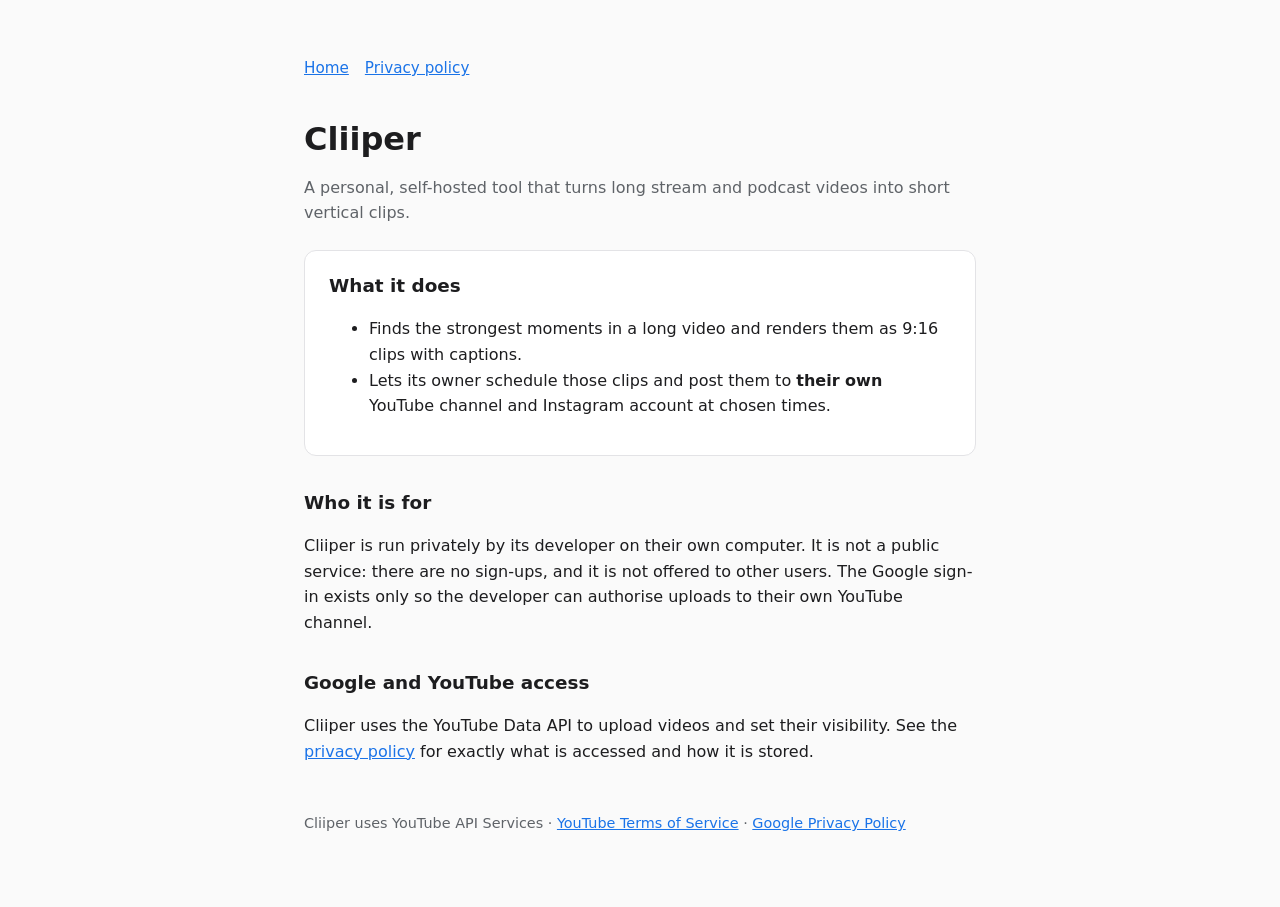
<file: index.html>
<!doctype html>
<html lang="en">
<head>
  <meta charset="utf-8">
  <meta name="viewport" content="width=device-width, initial-scale=1">
  <title>Cliiper</title>
  <meta name="description" content="Cliiper is a personal, self-hosted tool that turns long videos into short vertical clips and posts them to the owner's own channels.">
  <link rel="stylesheet" href="style.css">
</head>
<body>
<main>
  <nav><a href="./">Home</a><a href="privacy.html">Privacy policy</a></nav>
  <h1>Cliiper</h1>
  <p class="lede">A personal, self-hosted tool that turns long stream and podcast videos into short vertical clips.</p>

  <div class="card">
    <h2 style="margin-top:0">What it does</h2>
    <ul>
      <li>Finds the strongest moments in a long video and renders them as 9:16 clips with captions.</li>
      <li>Lets its owner schedule those clips and post them to <strong>their own</strong> YouTube channel and Instagram account at chosen times.</li>
    </ul>
  </div>

  <h2>Who it is for</h2>
  <p>Cliiper is run privately by its developer on their own computer. It is not a public service: there are no
  sign-ups, and it is not offered to other users. The Google sign-in exists only so the developer can authorise
  uploads to their own YouTube channel.</p>

  <h2>Google and YouTube access</h2>
  <p>Cliiper uses the YouTube Data API to upload videos and set their visibility. See the
  <a href="privacy.html">privacy policy</a> for exactly what is accessed and how it is stored.</p>

  <footer>Cliiper uses YouTube API Services · <a href="https://www.youtube.com/t/terms">YouTube Terms of Service</a> ·
  <a href="https://policies.google.com/privacy">Google Privacy Policy</a></footer>
</main>
</body>
</html>
</file>
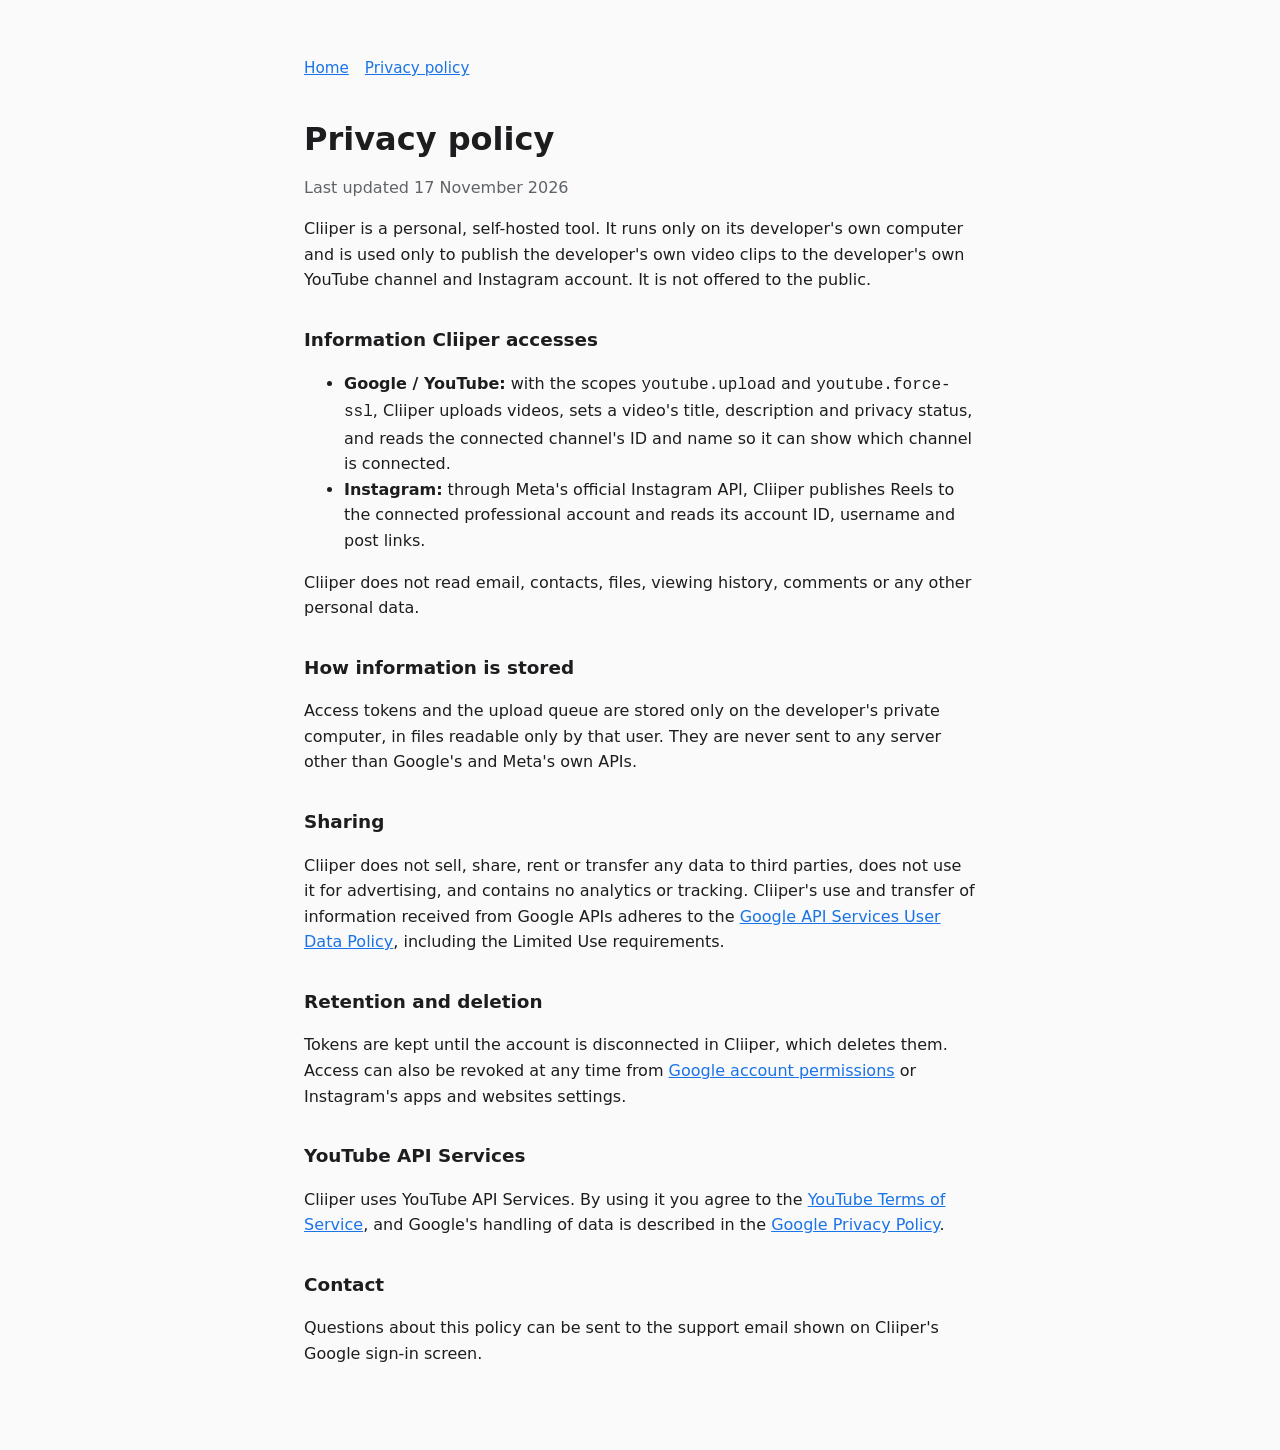
<file: privacy.html>
<!doctype html>
<html lang="en">
<head>
  <meta charset="utf-8">
  <meta name="viewport" content="width=device-width, initial-scale=1">
  <title>Privacy policy · Cliiper</title>
  <link rel="stylesheet" href="style.css">
</head>
<body>
<main>
  <nav><a href="./">Home</a><a href="privacy.html">Privacy policy</a></nav>
  <h1>Privacy policy</h1>
  <p class="meta">Last updated 17 November 2026</p>

  <p>Cliiper is a personal, self-hosted tool. It runs only on its developer's own computer and is used only to
  publish the developer's own video clips to the developer's own YouTube channel and Instagram account.
  It is not offered to the public.</p>

  <h2>Information Cliiper accesses</h2>
  <ul>
    <li><strong>Google / YouTube:</strong> with the scopes <code>youtube.upload</code> and <code>youtube.force-ssl</code>,
      Cliiper uploads videos, sets a video's title, description and privacy status, and reads the connected
      channel's ID and name so it can show which channel is connected.</li>
    <li><strong>Instagram:</strong> through Meta's official Instagram API, Cliiper publishes Reels to the connected
      professional account and reads its account ID, username and post links.</li>
  </ul>
  <p>Cliiper does not read email, contacts, files, viewing history, comments or any other personal data.</p>

  <h2>How information is stored</h2>
  <p>Access tokens and the upload queue are stored only on the developer's private computer, in files readable
  only by that user. They are never sent to any server other than Google's and Meta's own APIs.</p>

  <h2>Sharing</h2>
  <p>Cliiper does not sell, share, rent or transfer any data to third parties, does not use it for advertising,
  and contains no analytics or tracking. Cliiper's use and transfer of information received from Google APIs
  adheres to the <a href="https://developers.google.com/terms/api-services-user-data-policy">Google API Services
  User Data Policy</a>, including the Limited Use requirements.</p>

  <h2>Retention and deletion</h2>
  <p>Tokens are kept until the account is disconnected in Cliiper, which deletes them. Access can also be revoked at
  any time from <a href="https://myaccount.google.com/permissions">Google account permissions</a> or Instagram's
  apps and websites settings.</p>

  <h2>YouTube API Services</h2>
  <p>Cliiper uses YouTube API Services. By using it you agree to the
  <a href="https://www.youtube.com/t/terms">YouTube Terms of Service</a>, and Google's handling of data is described in
  the <a href="https://policies.google.com/privacy">Google Privacy Policy</a>.</p>

  <h2>Contact</h2>
  <p>Questions about this policy can be sent to the support email shown on Cliiper's Google sign-in screen.</p>
</main>
</body>
</html>
</file>
<file: style.css>
:root { color-scheme: light dark; --fg: #1d1d1f; --muted: #5f6368; --bg: #fafafa; --card: #fff; --line: #e3e3e6; }
@media (prefers-color-scheme: dark) { :root { --fg: #f1f1f3; --muted: #a0a3a8; --bg: #141416; --card: #1d1d20; --line: #2c2c31; } }
* { box-sizing: border-box; }
body { margin: 0; font: 16px/1.6 system-ui, -apple-system, "Segoe UI", sans-serif; color: var(--fg); background: var(--bg); }
main { max-width: 720px; margin: 0 auto; padding: 56px 24px 72px; }
h1 { font-size: 2rem; line-height: 1.2; margin: 0 0 8px; }
h2 { font-size: 1.15rem; margin: 32px 0 8px; }
p, li { color: var(--fg); }
.lede, .meta { color: var(--muted); }
nav { display: flex; gap: 16px; margin-bottom: 40px; font-size: .95rem; }
a { color: #1a73e8; }
@media (prefers-color-scheme: dark) { a { color: #8ab4f8; } }
.card { background: var(--card); border: 1px solid var(--line); border-radius: 12px; padding: 20px 24px; margin-top: 24px; }
footer { margin-top: 48px; font-size: .9rem; color: var(--muted); }
</file>
